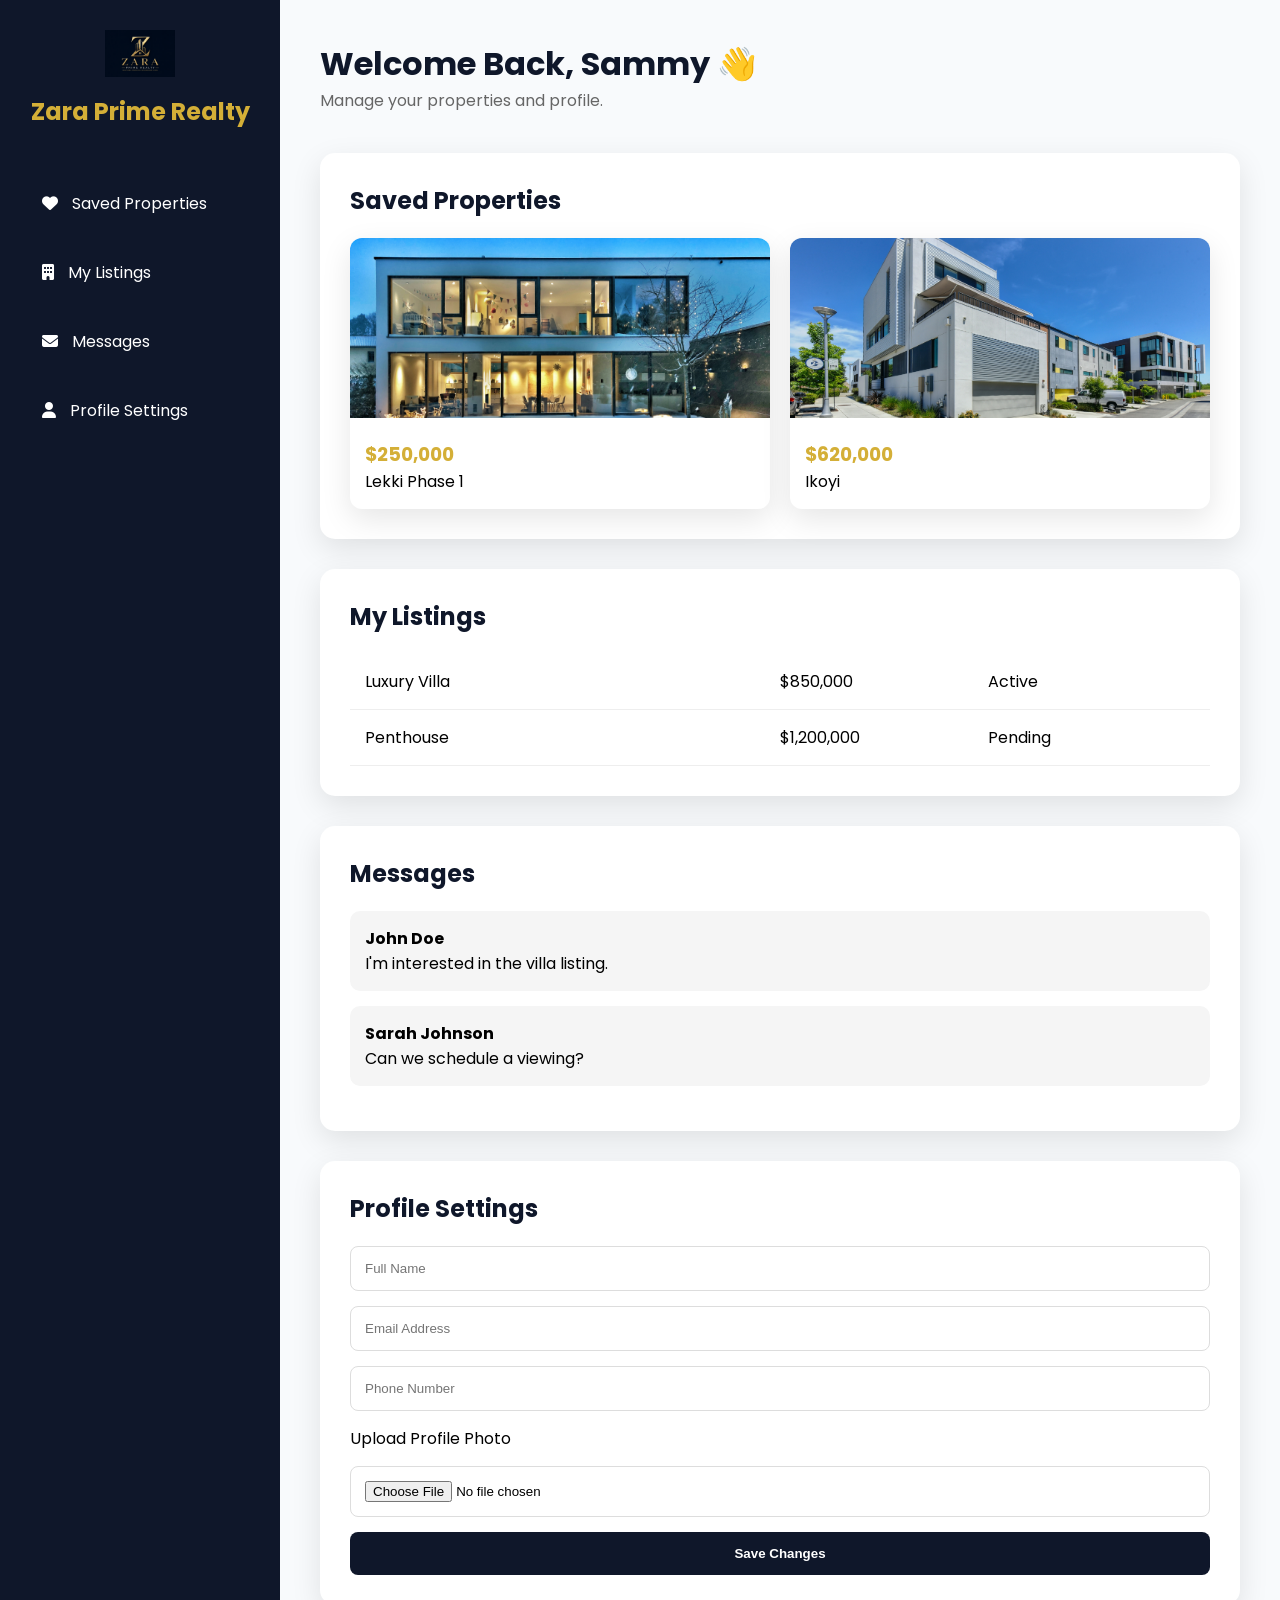
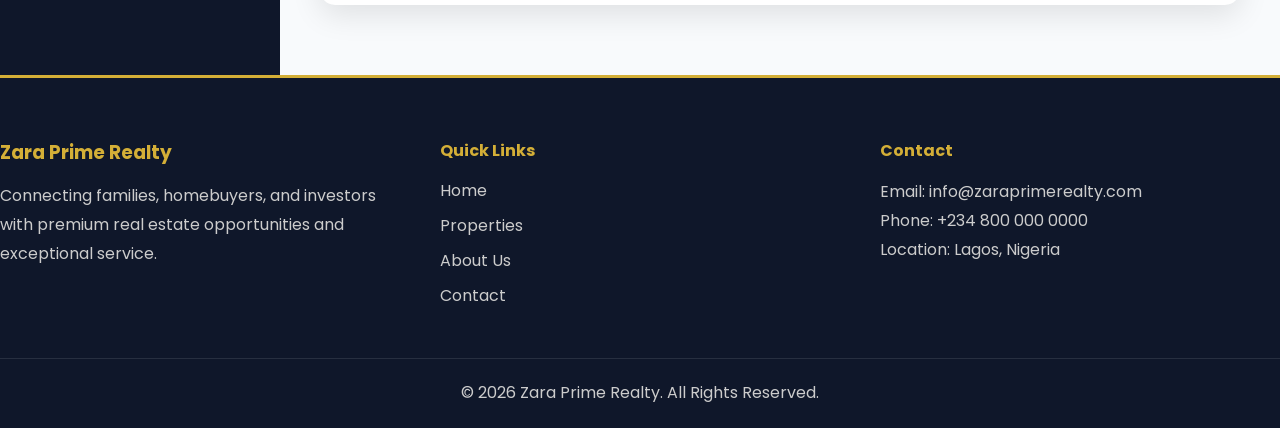
<file: dashboard.html>
<!DOCTYPE html>
<html lang="en">

<head>
    <meta charset="UTF-8">
    <meta name="viewport"
        content="width=device-width, initial-scale=1.0">

    <title>Zara  Prime Realty | Dashboard</title>

    <link rel="stylesheet"
        href="https://cdnjs.cloudflare.com/ajax/libs/font-awesome/6.5.1/css/all.min.css">

    <link rel="stylesheet"
        href="./css/dashboard.css">

</head>

<body>

         <!-- DASHBOARD CONTAINER -->
    <div class="dashboard-container">

             <!-- SIDEBAR -->

        <aside class="sidebar">

            <div class="logo">

                <img src="images/logo.png" alt="Logo">

                <h2>Zara Prime Realty </h2>

            </div>

            <ul>

                <li>
                    <a href="#">
                        <i class="fa-solid fa-heart"></i>
                        Saved Properties
                    </a>
                </li>

                <li>
                    <a href="#">
                        <i class="fa-solid fa-building"></i>
                        My Listings
                    </a>
                </li>

                <li>
                    <a href="#">
                        <i class="fa-solid fa-envelope"></i>
                        Messages
                    </a>
                </li>

                <li>
                    <a href="#">
                        <i class="fa-solid fa-user"></i>
                        Profile Settings
                    </a>
                </li>

            </ul>

        </aside>

             <!-- MAIN CONTENT -->

        <main class="main-content">

            <!-- Dashboard Header -->

            <div class="dashboard-header">

                <h1>Welcome Back, Sammy 👋</h1>

                <p>
                    Manage your properties and profile.
                </p>

            </div>

                 <!-- SAVED PROPERTIES -->

            <section class="dashboard-section">

                <h2>Saved Properties</h2>

                <div class="property-grid">

                    <div class="property-card">

                        <img src="./images/glass-property.jpg"
                            alt="Property">

                        <div class="property-info">

                            <h3>$250,000</h3>

                            <p>Lekki Phase 1</p>

                        </div>

                    </div>

                    <div class="property-card">

                        <img src="images/long-house.jpg"
                            alt="Property">

                        <div class="property-info">

                            <h3>$620,000</h3>

                            <p>Ikoyi</p>

                        </div>

                    </div>

                </div>

            </section>

                 <!-- MY LISTINGS -->

            <section class="dashboard-section">

                <h2>My Listings</h2>

                <div class="listing-table">

                    <div class="listing-row">

                        <span>Luxury Villa</span>

                        <span>$850,000</span>

                        <span>Active</span>

                    </div>

                    <div class="listing-row">

                        <span>Penthouse</span>

                        <span>$1,200,000</span>

                        <span>Pending</span>

                    </div>

                </div>

            </section>

                 <!-- MESSAGE INBOX -->

            <section class="dashboard-section">

                <h2>Messages</h2>

                <div class="message-box">

                    <strong>John Doe</strong>

                    <p>
                        I'm interested in the villa listing.
                    </p>

                </div>

                <div class="message-box">

                    <strong>Sarah Johnson</strong>

                    <p>
                        Can we schedule a viewing?
                    </p>

                </div>

            </section>

    <!-- PROFILE SETTINGS -->
            <section class="dashboard-section">

                <h2>Profile Settings</h2>

                <form class="profile-form">

                    <input
                        type="text"
                        placeholder="Full Name">

                    <input
                        type="email"
                        placeholder="Email Address">

                    <input
                        type="tel"
                        placeholder="Phone Number">

                    <label>

                        Upload Profile Photo

                    </label>

                    <input
                        type="file">

                    <button type="submit">

                        Save Changes

                    </button>

                </form>

            </section>

        </main>

    </div>

    <!-- FOOTER -->

   <footer class="footer">

    <div class="container footer-content">

        <div class="footer-brand">

            <h3>Zara Prime Realty</h3>

            <p>
                Connecting families, homebuyers, and investors with premium real estate opportunities and exceptional service.
            </p>

        </div>

        <div class="footer-links">

            <h4>Quick Links</h4>

            <ul>
                <li><a href="index.html">Home</a></li>
                <li><a href="properties.html">Properties</a></li>
                <li><a href="about.html">About Us</a></li>
                <li><a href="contact.html">Contact</a></li>
            </ul>

        </div>

        <div class="footer-contact">

            <h4>Contact</h4>

            <p>Email: info@zaraprimerealty.com</p>
            <p>Phone: +234 800 000 0000</p>
            <p>Location: Lagos, Nigeria</p>

        </div>

    </div>

    <div class="footer-bottom">

        <p>
            &copy; 2026 Zara Prime Realty. All Rights Reserved.
        </p>

    </div>

</footer>

</body>

</html>
</file>
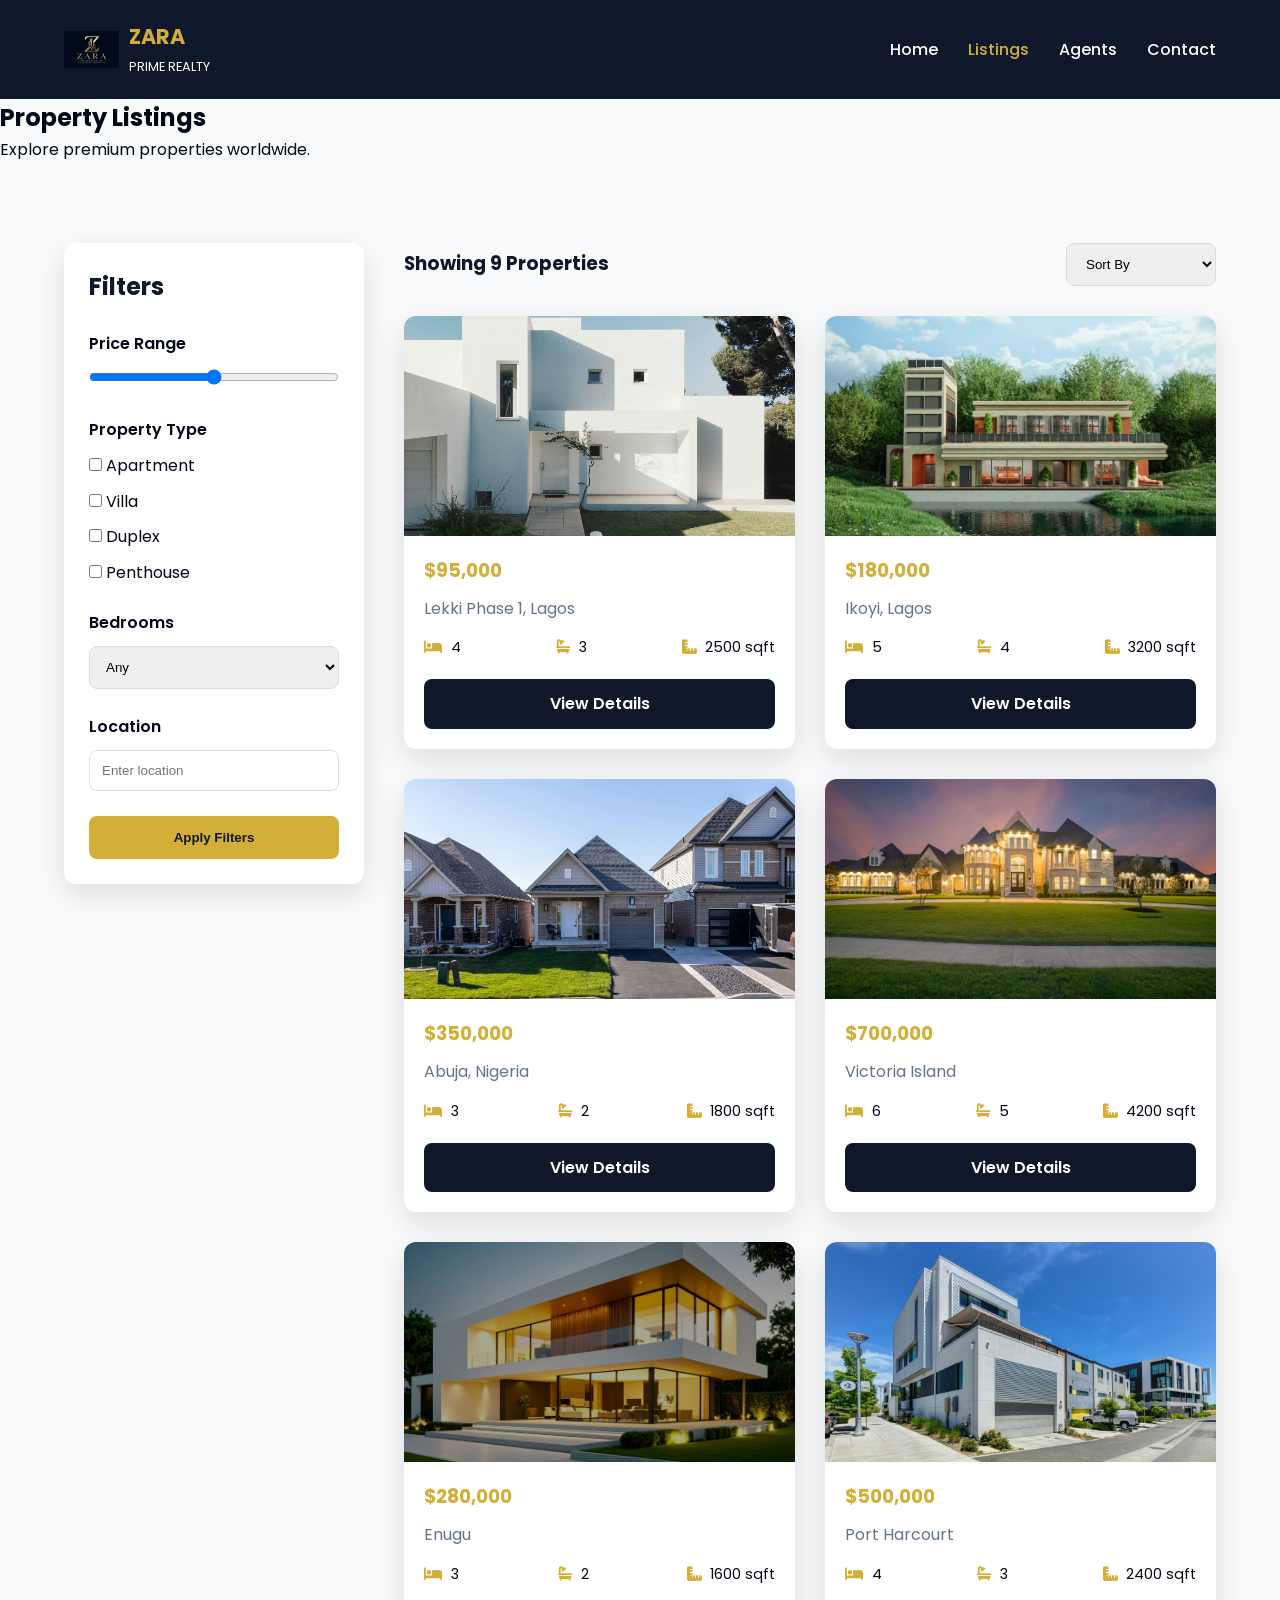
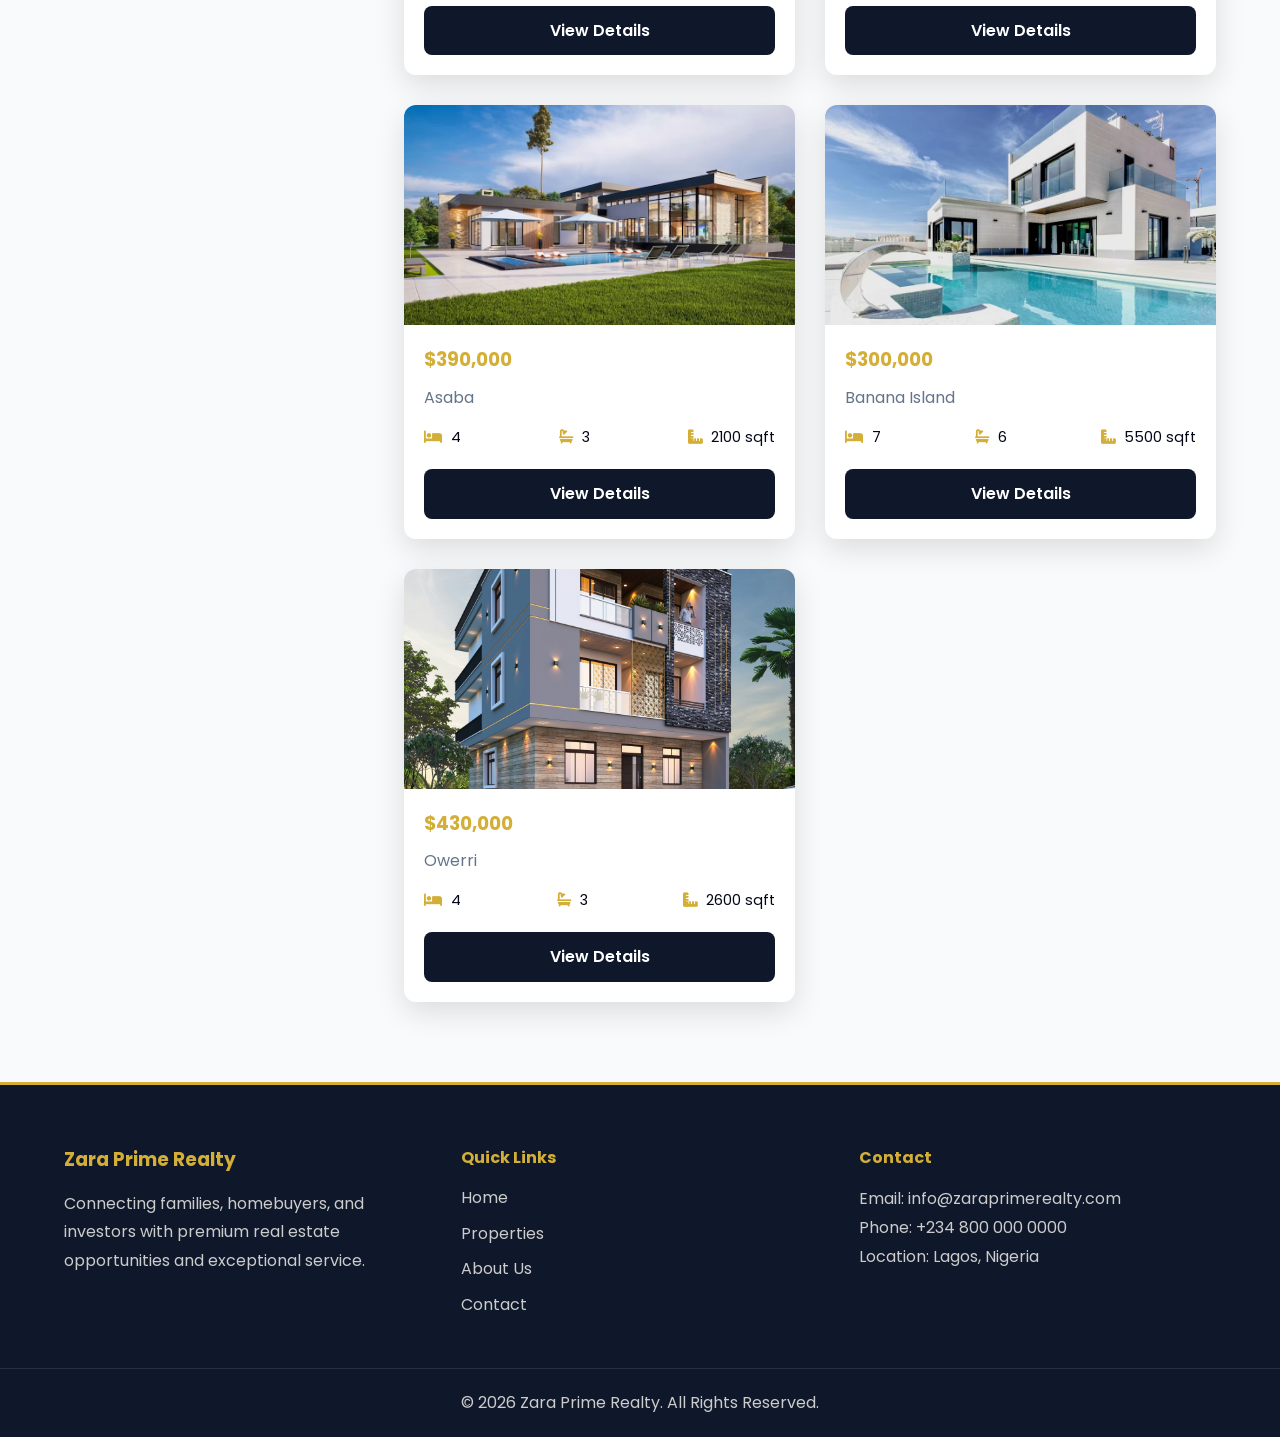
<file: listings.html>
<!DOCTYPE html>
<html lang="en">

<head>

    <meta charset="UTF-8">
    <meta name="viewport" content="width=device-width, initial-scale=1.0">

    <title>Zara Prime Realty | Property Listings</title>

    <!-- Google Font -->

    <link rel="preconnect" href="https://fonts.googleapis.com">

    <link rel="preconnect" href="https://fonts.gstatic.com" crossorigin>

    <link href="https://fonts.googleapis.com/css2?family=Poppins:wght@300;400;500;600;700;800&display=swap"
        rel="stylesheet">

    <!-- Font Awesome -->

    <link rel="stylesheet"
        href="https://cdnjs.cloudflare.com/ajax/libs/font-awesome/6.5.1/css/all.min.css">

    <!-- Custom CSS -->

    <link rel="stylesheet" href="./css/listings.css">

</head>

<body>

 <!-- HEADER -->

    <header>

        <div class="container nav-container">

            <div class="logo">

                <img src="./images/logo.png" alt="ZARA PRIME REALTY Logo">

                <div>
                    <h2>ZARA</h2>
                    <span>PRIME REALTY</span>
                </div>

            </div>

            <nav>

                <ul>

                    <li><a href="./index.html">Home</a></li>

                    <li><a href="./listings.html" class="active">Listings</a></li>

                    <li><a href="./agent-profile.html">Agents</a></li>

                    <li><a href="#">Contact</a></li>

                </ul>

            </nav>

        </div>

    </header>

    <!-- PAGE HERO -->

    <section class="page-banner listings-banner">

    <div class="page-banner-content">

        <h1>Property Listings</h1>

        <p>
            Explore premium properties worldwide.
        </p>

    </div>

</section>

    <!-- LISTINGS SECTION -->

    <section class="listings-page">

        <div class="container listings-layout">

    <!-- FILTER SIDEBAR -->

            <aside class="sidebar">

                <h2>Filters</h2>

                <!-- Price Range -->

                <div class="filter-group">

                    <label>Price Range</label>

                    <input type="range"
                        min="50000"
                        max="1000000">

                </div>

                <!-- Property Type -->

                <div class="filter-group">

                    <label>Property Type</label>

                    <div>
                        <input type="checkbox"> Apartment
                    </div>

                    <div>
                        <input type="checkbox"> Villa
                    </div>

                    <div>
                        <input type="checkbox"> Duplex
                    </div>

                    <div>
                        <input type="checkbox"> Penthouse
                    </div>

                </div>

                <!-- Bedrooms -->

                <div class="filter-group">

                    <label>Bedrooms</label>

                    <select>

                        <option>Any</option>

                        <option>1 Bedroom</option>

                        <option>2 Bedrooms</option>

                        <option>3 Bedrooms</option>

                        <option>4+ Bedrooms</option>

                    </select>

                </div>

                <!-- Location -->

                <div class="filter-group">

                    <label>Location</label>

                    <input type="text"
                        placeholder="Enter location">

                </div>

                <button class="filter-btn">

                    Apply Filters

                </button>

            </aside>

    <!-- MAIN CONTENT -->

            <main class="main-content">

                <!-- Sort Bar -->

                <div class="sort-bar">

                    <h3>Showing 9 Properties</h3>

                    <select>

                        <option>Sort By</option>

                        <option>Newest</option>

                        <option>Price Low - High</option>

                        <option>Price High - Low</option>

                    </select>

                </div>

                <!-- Property Grid -->

                <div class="property-grid">

                    <!-- Property Card 1 -->

                    <div class="property-card">

                        <img src="./images/white-house.jpg" alt="Property">

                        <div class="property-info">

                            <h3>$95,000</h3>

                            <p>Lekki Phase 1, Lagos</p>

                            <div class="property-meta">

                                <span>
                                    <i class="fa-solid fa-bed"></i> 4
                                </span>

                                <span>
                                    <i class="fa-solid fa-bath"></i> 3
                                </span>

                                <span>
                                    <i class="fa-solid fa-ruler-combined"></i> 2500 sqft
                                </span>

                            </div>

                            <a href="./property-detail.html" class="card-btn">

                                View Details

                            </a>

                        </div>

                    </div>

                    <!-- Property Card 2 -->

                    <div class="property-card">

                        <img src="./images/Luxury Waterfront Villa.jpeg" alt="Property">

                        <div class="property-info">

                            <h3>$180,000</h3>

                            <p>Ikoyi, Lagos</p>

                            <div class="property-meta">

                                <span><i class="fa-solid fa-bed"></i> 5</span>

                                <span><i class="fa-solid fa-bath"></i> 4</span>

                                <span><i class="fa-solid fa-ruler-combined"></i> 3200 sqft</span>

                            </div>

                            <a href="property-detail.html" class="card-btn">

                                View Details

                            </a>

                        </div>

                    </div>

                    <!-- Property Card 3 -->

                    <div class="property-card">

                        <img src="./images/property-est1.jpg" alt="Property">

                        <div class="property-info">

                            <h3>$350,000</h3>

                            <p>Abuja, Nigeria</p>

                            <div class="property-meta">

                                <span><i class="fa-solid fa-bed"></i> 3</span>

                                <span><i class="fa-solid fa-bath"></i> 2</span>

                                <span><i class="fa-solid fa-ruler-combined"></i> 1800 sqft</span>

                            </div>

                            <a href="property-detail.html" class="card-btn">

                                View Details

                            </a>

                        </div>

                    </div>

                    <!-- Repeat to make 9 cards -->

                    <div class="property-card">
                        <img src="./images/luxury-property.jpeg" alt="">
                        <div class="property-info">
                            <h3>$700,000</h3>
                            <p>Victoria Island</p>
                            <div class="property-meta">
                                <span><i class="fa-solid fa-bed"></i> 6</span>
                                <span><i class="fa-solid fa-bath"></i> 5</span>
                                <span><i class="fa-solid fa-ruler-combined"></i> 4200 sqft</span>
                            </div>
                            <a href="#" class="card-btn">View Details</a>
                        </div>
                    </div>

                    <div class="property-card">
                        <img src="./images/light-house.jpg" alt="">
                        <div class="property-info">
                            <h3>$280,000</h3>
                            <p>Enugu</p>
                            <div class="property-meta">
                                <span><i class="fa-solid fa-bed"></i> 3</span>
                                <span><i class="fa-solid fa-bath"></i> 2</span>
                                <span><i class="fa-solid fa-ruler-combined"></i> 1600 sqft</span>
                            </div>
                            <a href="#" class="card-btn">View Details</a>
                        </div>
                    </div>

                    <div class="property-card">
                        <img src="./images/long-house.jpg" alt="">
                        <div class="property-info">
                            <h3>$500,000</h3>
                            <p>Port Harcourt</p>
                            <div class="property-meta">
                                <span><i class="fa-solid fa-bed"></i> 4</span>
                                <span><i class="fa-solid fa-bath"></i> 3</span>
                                <span><i class="fa-solid fa-ruler-combined"></i> 2400 sqft</span>
                            </div>
                            <a href="#" class="card-btn">View Details</a>
                        </div>
                    </div>

                    <div class="property-card">
                        <img src="images/luxury-property3.jpeg" alt="">
                        <div class="property-info">
                            <h3>$390,000</h3>
                            <p>Asaba</p>
                            <div class="property-meta">
                                <span><i class="fa-solid fa-bed"></i> 4</span>
                                <span><i class="fa-solid fa-bath"></i> 3</span>
                                <span><i class="fa-solid fa-ruler-combined"></i> 2100 sqft</span>
                            </div>
                            <a href="#" class="card-btn">View Details</a>
                        </div>
                    </div>

                    <div class="property-card">
                        <img src="images/luxury-property5.jpeg" alt="">
                        <div class="property-info">
                            <h3>$300,000</h3>
                            <p>Banana Island</p>
                            <div class="property-meta">
                                <span><i class="fa-solid fa-bed"></i> 7</span>
                                <span><i class="fa-solid fa-bath"></i> 6</span>
                                <span><i class="fa-solid fa-ruler-combined"></i> 5500 sqft</span>
                            </div>
                            <a href="#" class="card-btn">View Details</a>
                        </div>
                    </div>

                    <div class="property-card">
                        <img src="./images/property-big.jpg" alt="">
                        <div class="property-info">
                            <h3>$430,000</h3>
                            <p>Owerri</p>
                            <div class="property-meta">
                                <span><i class="fa-solid fa-bed"></i> 4</span>
                                <span><i class="fa-solid fa-bath"></i> 3</span>
                                <span><i class="fa-solid fa-ruler-combined"></i> 2600 sqft</span>
                            </div>
                            <a href="#" class="card-btn">View Details</a>
                        </div>
                    </div>

                </div>

            </main>

        </div>

    </section>

    <!-- FOOTER -->

    <footer class="footer">

    <div class="container footer-content">

        <div class="footer-brand">

            <h3>Zara Prime Realty</h3>

            <p>
                Connecting families, homebuyers, and investors with premium real estate opportunities and exceptional service.
            </p>

        </div>

        <div class="footer-links">

            <h4>Quick Links</h4>

            <ul>
                <li><a href="index.html">Home</a></li>
                <li><a href="properties.html">Properties</a></li>
                <li><a href="about.html">About Us</a></li>
                <li><a href="contact.html">Contact</a></li>
            </ul>

        </div>

        <div class="footer-contact">

            <h4>Contact</h4>

            <p>Email: info@zaraprimerealty.com</p>
            <p>Phone: +234 800 000 0000</p>
            <p>Location: Lagos, Nigeria</p>

        </div>

    </div>

    <div class="footer-bottom">

        <p>
            &copy; 2026 Zara Prime Realty. All Rights Reserved.
        </p>

    </div>

</footer>
</body>

</html>
</file>
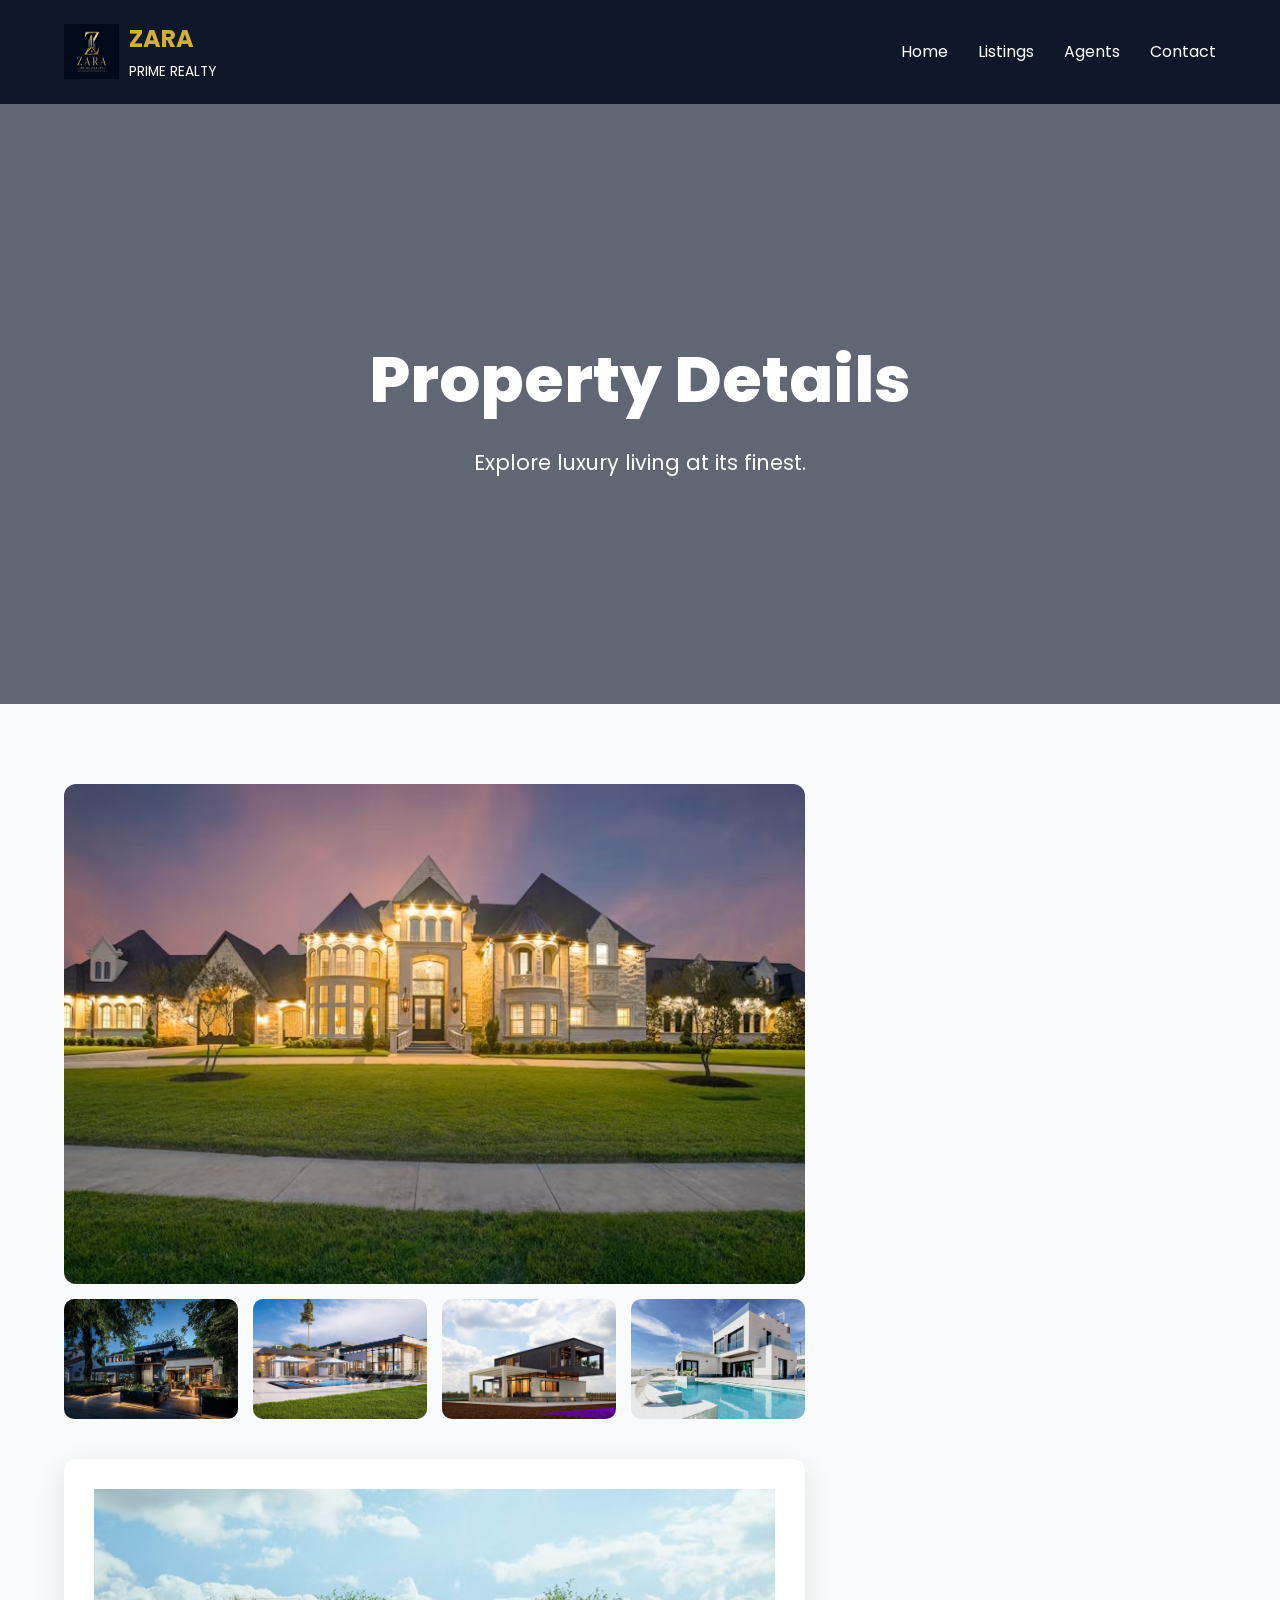
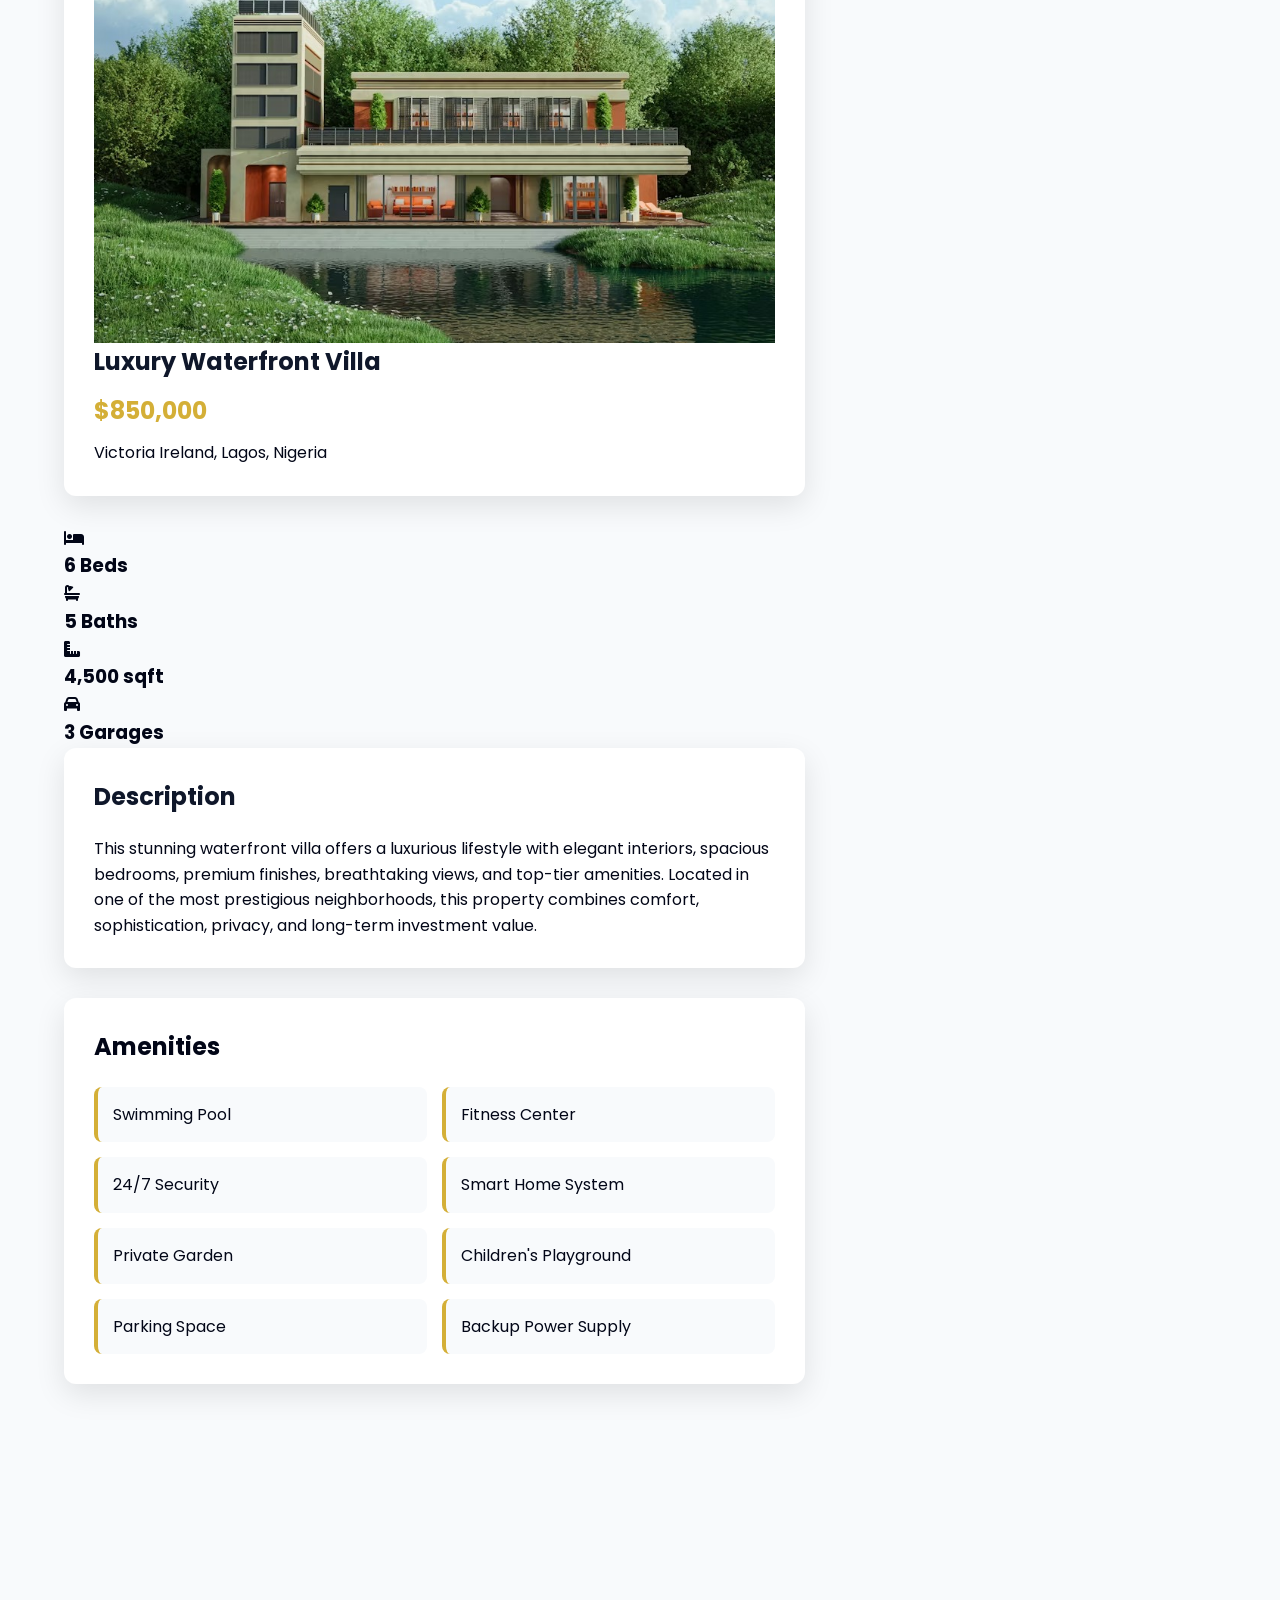
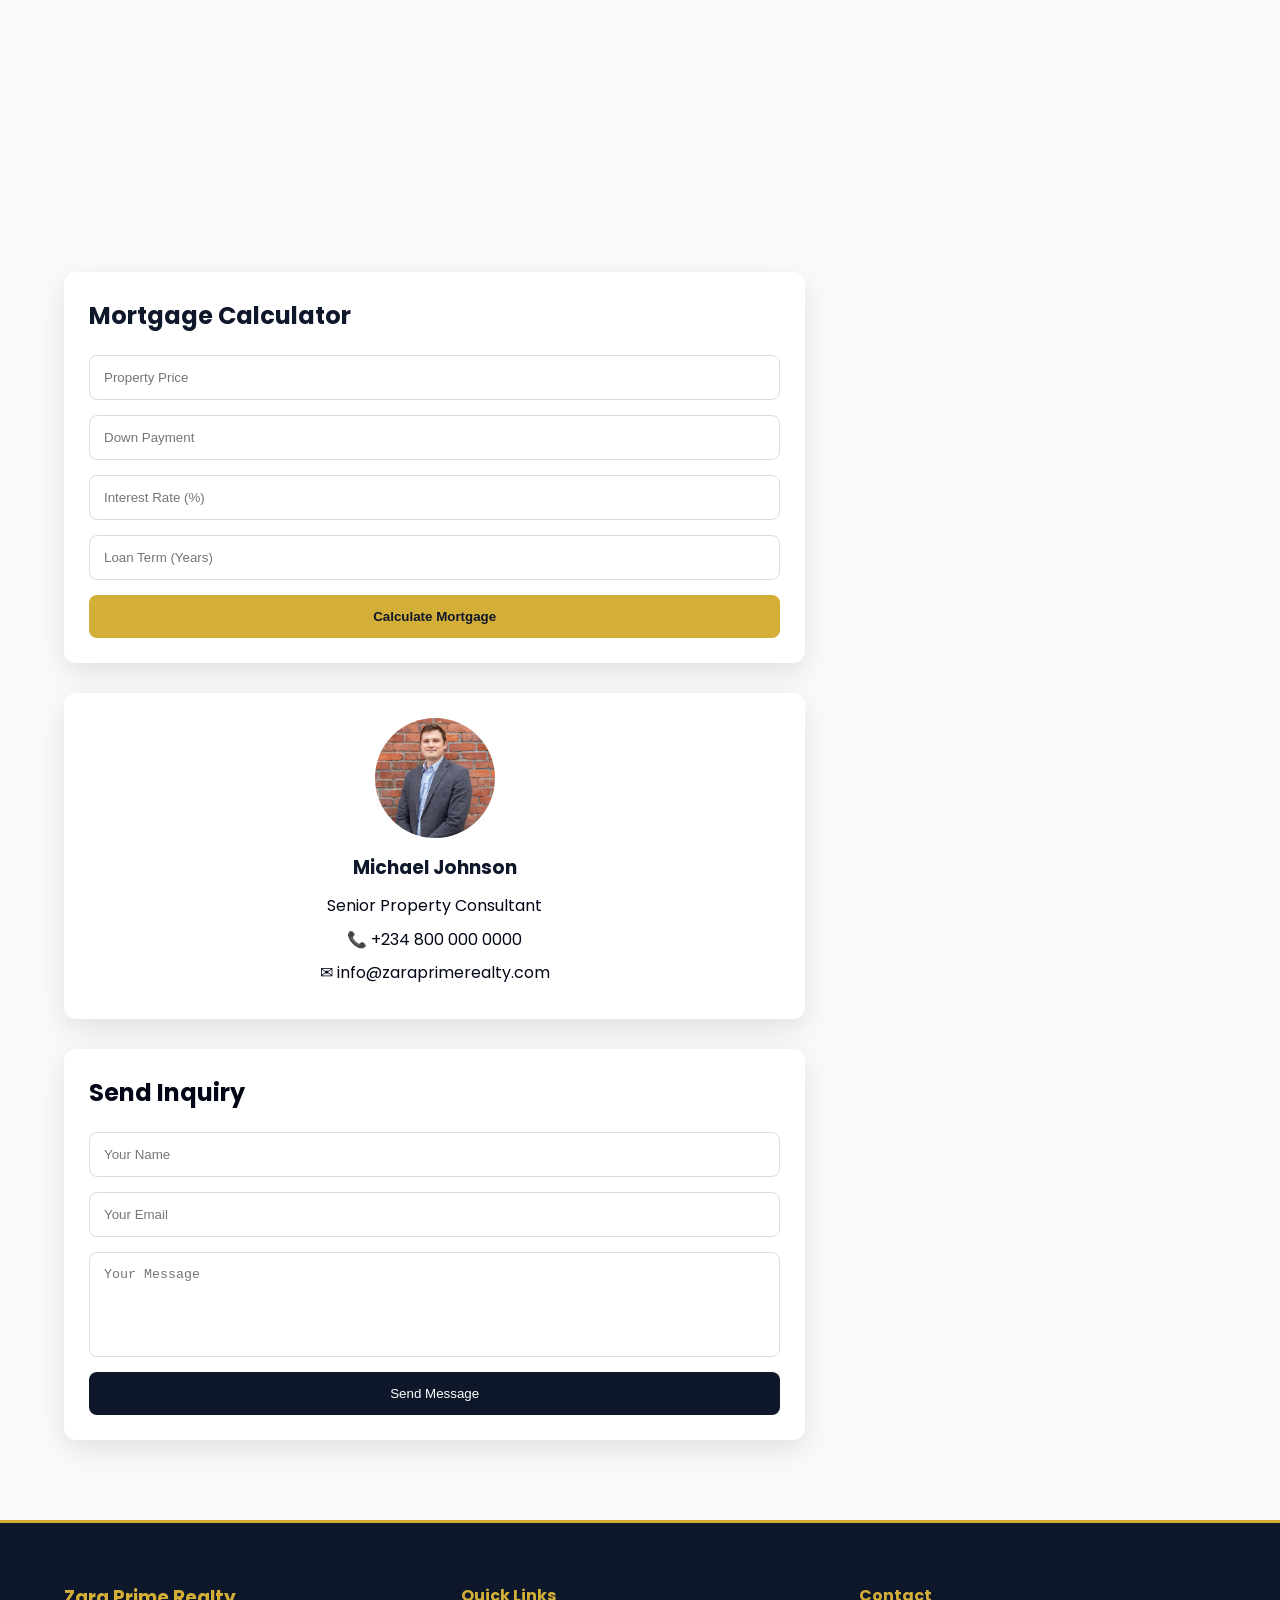
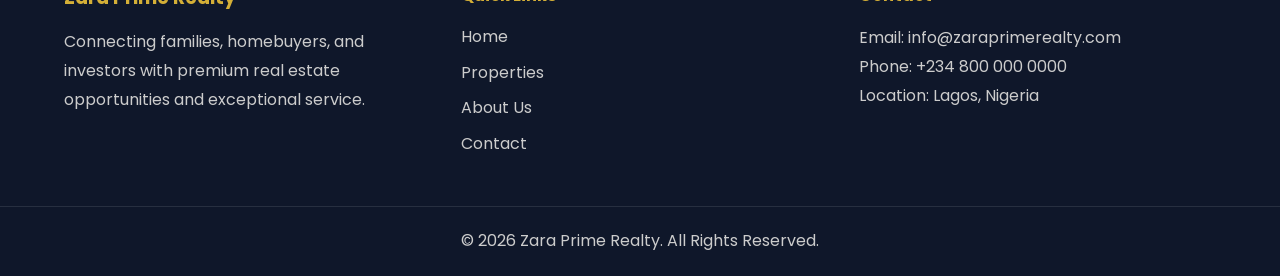
<file: property-detail.html>
<!DOCTYPE html>
<html lang="en">
<head>
    
    <meta charset="UTF-8">
    <meta name="viewport" content="width=device-width, initial-scale=1.0">

    <title>Zara Prime Realty | Property Details</title>

    <!-- Google Fonts -->

    <link rel="preconnect" href="https://fonts.googleapis.com">

    <link rel="preconnect" href="https://fonts.gstatic.com" crossorigin>

    <link href="https://fonts.googleapis.com/css2?family=Poppins:wght@300;400;500;600;700;800&display=swap"
        rel="stylesheet">

    <!-- Font Awesome -->

    <link rel="stylesheet"
        href="https://cdnjs.cloudflare.com/ajax/libs/font-awesome/6.5.1/css/all.min.css">

    <!-- Custom CSS -->

    <link rel="stylesheet" href="./css/property-detail.css">

</head>

<body>

         <!-- HEADER -->

    <header>

        <div class="container nav-container">

            <div class="logo">

                <img src="./images/logo.png" alt="ZARA PRIME REALTY Logo">

                <div>

                    <h2>ZARA</h2>

                    <span>PRIME REALTY</span>

                </div>

            </div>

            <nav>

                <ul>

                    <li><a href="index.html">Home</a></li>

                    <li><a href="listings.html">Listings</a></li>

                    <li><a href="agent-profile.html">Agents</a></li>

                    <li><a href="contact.html">Contact</a></li>

                </ul>

            </nav>

        </div>

    </header>

<!-- HERO BANNER -->

    <section class="page-banner property-banner">

        <div class="page-banner-content">

            <h1>Property Details</h1>

            <p>
                Explore luxury living at its finest.
            </p>

        </div>

    </section>

    <!-- PROPERTY DETAILS SECTION -->

    <section class="property-details">

        <div class="container">

            <div class="property-layout">
                
                
                <!-- MAIN CONTENT -->

                <div class="main-content">

                    <!-- Gallery -->

                    <div class="gallery">

                        <img
                            class="main-image"
                            src="./images/luxury-property.jpeg"
                            alt="Luxury Property">

                        <div class="thumbnails">

                            <img src="./images/luxury-property2.jpeg" alt="">
                            <img src="./images/luxury-property3.jpeg" alt="">
                            <img src="./images/luxury-property4.jpeg" alt="">
                            <img src="./images/luxury-property5.jpeg" alt="">

                        </div>

                    </div>

                    <!-- Property Header -->

                    <div class="property-header">

                        <img src="./images/Luxury Waterfront Villa.jpeg" alt="">

                        <h1>Luxury Waterfront Villa</h1>

                        <h2>$850,000</h2>

                        <p>
                            Victoria Ireland, Lagos, Nigeria
                        </p>

                    </div>

                    <!-- Property Statistics -->

                    <div class="property-stats">

                        <div>

                            <i class="fa-solid fa-bed"></i>

                            <h3>6 Beds</h3>

                        </div>

                        <div>

                            <i class="fa-solid fa-bath"></i>

                            <h3>5 Baths</h3>

                        </div>

                        <div>

                            <i class="fa-solid fa-ruler-combined"></i>

                            <h3>4,500 sqft</h3>

                        </div>

                        <div>

                            <i class="fa-solid fa-car"></i>

                            <h3>3 Garages</h3>

                        </div>

                    </div>

                    <!-- Description -->

                    <div class="description">

                        <h2>Description</h2>

                        <p>

                            This stunning waterfront villa offers
                            a luxurious lifestyle with elegant interiors,
                            spacious bedrooms, premium finishes,
                            breathtaking views, and top-tier amenities.

                            Located in one of the most prestigious
                            neighborhoods, this property combines
                            comfort, sophistication, privacy,
                            and long-term investment value.

                        </p>

                    </div>

                    <!-- Amenities -->

                    <div class="amenities">

                        <h2>Amenities</h2>

                        <div class="amenities-grid">

                            <div>Swimming Pool</div>

                            <div>Fitness Center</div>

                            <div>24/7 Security</div>

                            <div>Smart Home System</div>

                            <div>Private Garden</div>

                            <div>Children's Playground</div>

                            <div>Parking Space</div>

                            <div>Backup Power Supply</div>

                        </div>

                    </div>
                    <div class="map-container">
                        
                        <iframe
                        src="https://www.google.com/maps?q=Lekki%20Phase%201%20Lagos&output=embed"
                        width="100%"
                        height="450"
                        style="border:0;"
                        allowfullscreen=""
                        loading="lazy"
                        referrerpolicy="no-referrer-when-downgrade">
                    </iframe>
                </div>

            <!-- SIDEBAR -->

                <aside class="sidebar">

                    <!-- Mortgage Calculator -->

                    <div class="calculator">

                        <h2>Mortgage Calculator</h2>

                        <form>

                            <input
                                type="number"
                                placeholder="Property Price">

                            <input
                                type="number"
                                placeholder="Down Payment">

                            <input
                                type="number"
                                placeholder="Interest Rate (%)">

                            <input
                                type="number"
                                placeholder="Loan Term (Years)">

                            <button type="submit">

                                Calculate Mortgage

                            </button>

                        </form>

                    </div>

                    <!-- Agent Card -->

                    <div class="agent-card">

                        <img
                            src="./images/agent-mike.jpg"
                            alt="Agent">

                        <h3>Michael Johnson</h3>

                        <p>Senior Property Consultant</p>

                        <p>
                            📞 +234 800 000 0000
                        </p>

                        <p>
                            ✉ info@zaraprimerealty.com
                        </p>

                    </div>

                    <!-- Inquiry Form -->

                    <div class="contact-form">

                        <h2>Send Inquiry</h2>

                        <form>

                            <input
                                type="text"
                                placeholder="Your Name">

                            <input
                                type="email"
                                placeholder="Your Email">

                            <textarea
                                rows="5"
                                placeholder="Your Message"></textarea>

                            <button type="submit">

                                Send Message

                            </button>

                        </form>

                    </div>

                </aside>

            </div>

        </div>

    </section>
    
<!-- FOOTER -->

   <footer class="footer">

    <div class="container footer-content">

        <div class="footer-brand">

            <h3>Zara Prime Realty</h3>

            <p>
                Connecting families, homebuyers, and investors with premium real estate opportunities and exceptional service.
            </p>

        </div>

        <div class="footer-links">

            <h4>Quick Links</h4>

            <ul>
                <li><a href="index.html">Home</a></li>
                <li><a href="properties.html">Properties</a></li>
                <li><a href="about.html">About Us</a></li>
                <li><a href="contact.html">Contact</a></li>
            </ul>

        </div>

        <div class="footer-contact">

            <h4>Contact</h4>

            <p>Email: info@zaraprimerealty.com</p>
            <p>Phone: +234 800 000 0000</p>
            <p>Location: Lagos, Nigeria</p>

        </div>

    </div>

    <div class="footer-bottom">

        <p>
            &copy; 2026 Zara Prime Realty. All Rights Reserved.
        </p>

    </div>

</footer>

</body>

</html>
</file>
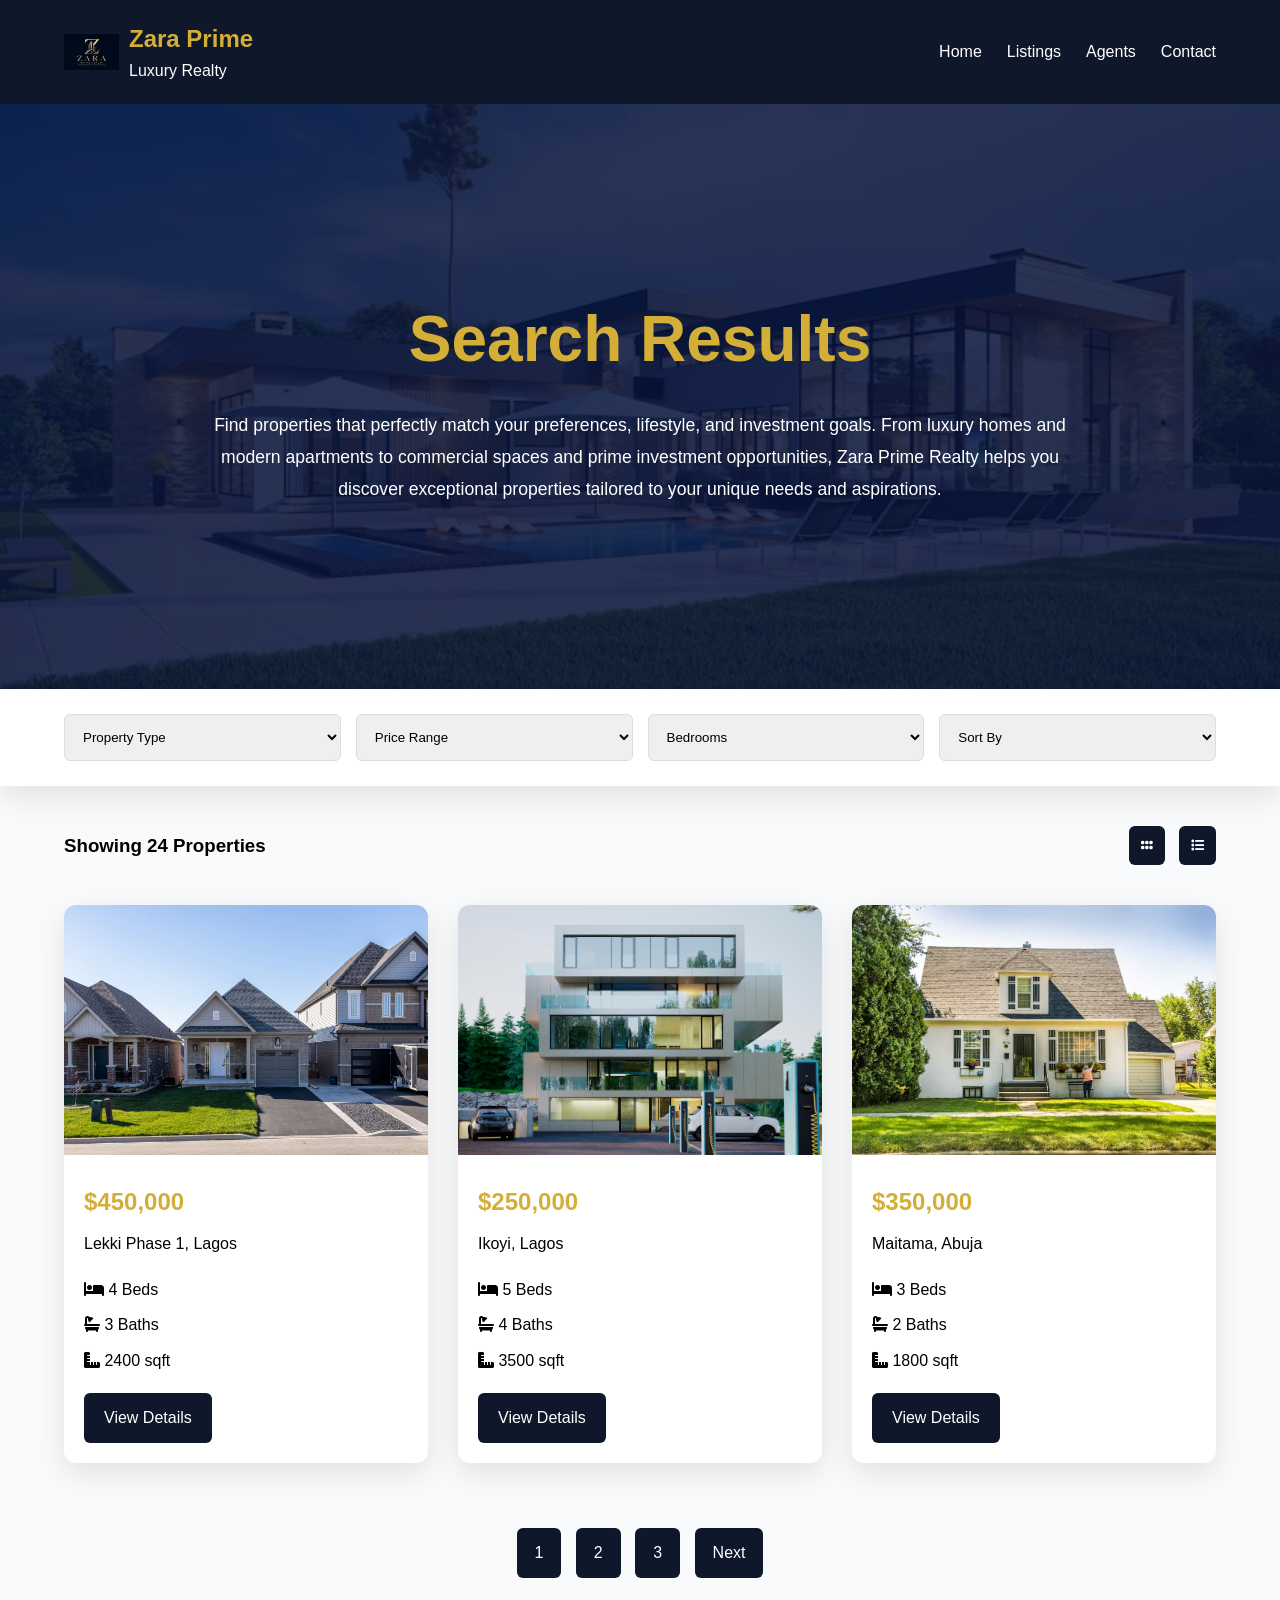
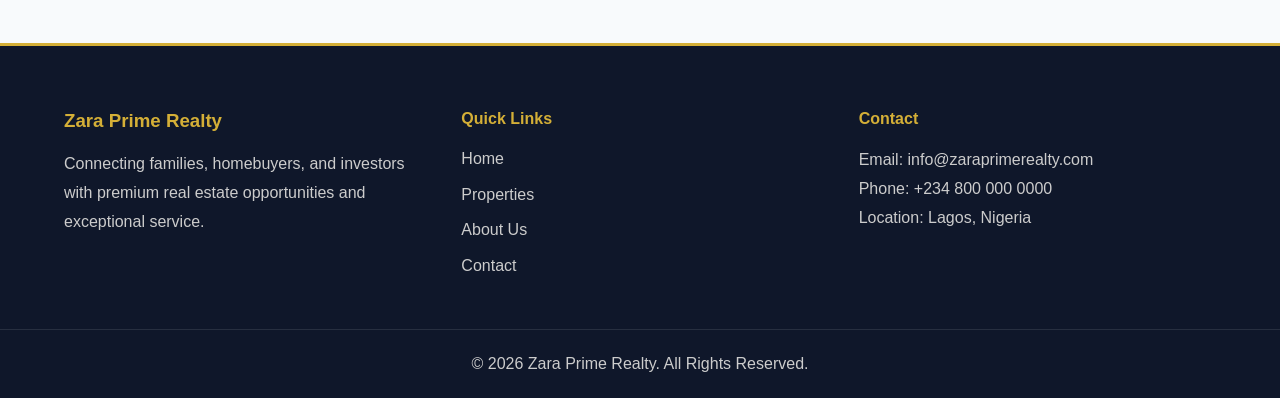
<file: search-results.html>
<!DOCTYPE html>
<html lang="en">
<head>

    <meta charset="UTF-8">
    <meta name="viewport" content="width=device-width, initial-scale=1.0">

    <title>Zara Prime Realty | Search Results</title>

    <link rel="stylesheet"
        href="https://cdnjs.cloudflare.com/ajax/libs/font-awesome/6.5.1/css/all.min.css">

    <link rel="stylesheet" href="./css/search-results.css">

</head>

<body>

         <!-- HEADER -->

    <header>

        <div class="container nav-container">

            <div class="logo">

                <img src="images/logo.png" alt="Logo">

                <div>

                    <h2>Zara Prime</h2>

                    <span>Luxury Realty</span>

                </div>

            </div>

            <nav>

                <ul>

                    <li><a href="./index.html">Home</a></li>

                    <li><a href="./listings.html">Listings</a></li>

                    <li><a href="./auth.html">Agents</a></li>

                    <li><a href="./contact.html">Contact</a></li>

                </ul>

            </nav>

        </div>

    </header>
    
    
    <!-- PAGE TITLE -->
    <section class="page-banner">

    <div class="container">

       

        <h1>Search Results</h1>

        <p>
            Find properties that perfectly match your preferences, lifestyle, and investment goals. From luxury homes and modern apartments to commercial spaces and prime investment opportunities, Zara Prime Realty helps you discover exceptional properties tailored to your unique needs and aspirations.
        </p>

    </div>
    </section>
</section>

         <!-- FILTER BAR -->

    <section class="filter-bar">

        <div class="container filter-container">

            <select>
                <option>Property Type</option>
                <option>Apartment</option>
                <option>Villa</option>
                <option>Duplex</option>
            </select>

            <select>
                <option>Price Range</option>
                <option>$100k - $300k</option>
                <option>$300k - $500k</option>
                <option>$500k+</option>
            </select>

            <select>
                <option>Bedrooms</option>
                <option>1+</option>
                <option>2+</option>
                <option>3+</option>
                <option>4+</option>
            </select>

            <select>
                <option>Sort By</option>
                <option>Newest</option>
                <option>Price Low to High</option>
                <option>Price High to Low</option>
            </select>

        </div>

    </section>

         <!-- RESULTS HEADER -->

    <section class="results-header">

        <div class="container results-top">

            <h3>Showing 24 Properties</h3>

            <div class="view-toggle">

                <button>
                    <i class="fa-solid fa-grip"></i>
                </button>

                <button>
                    <i class="fa-solid fa-list"></i>
                </button>

            </div>

        </div>

    </section>

         <!-- PROPERTY RESULTS -->

    <section class="results">

        <div class="container">

            <div class="results-grid">

                <!-- Property Card -->

                <div class="property-card">

                    <img src="images/property-est1.jpg" alt="">

                    <div class="property-info">

                        <h2>$450,000</h2>

                        <p>Lekki Phase 1, Lagos</p>

                        <div class="meta">

                            <span><i class="fa-solid fa-bed"></i> 4 Beds</span>

                            <span><i class="fa-solid fa-bath"></i> 3 Baths</span>

                            <span><i class="fa-solid fa-ruler-combined"></i> 2400 sqft</span>

                        </div>

                        <a href="property-detail.html" class="btn">

                            View Details

                        </a>

                    </div>

                </div>

                <!-- Duplicate this card as needed -->

                <div class="property-card">

                    <img src="images/propertyr4.jpg" alt="">

                    <div class="property-info">

                        <h2>$250,000</h2>

                        <p>Ikoyi, Lagos</p>

                        <div class="meta">

                            <span><i class="fa-solid fa-bed"></i> 5 Beds</span>

                            <span><i class="fa-solid fa-bath"></i> 4 Baths</span>

                            <span><i class="fa-solid fa-ruler-combined"></i> 3500 sqft</span>

                        </div>

                        <a href="property-detail.html" class="btn">

                            View Details

                        </a>

                    </div>

                </div>

                <div class="property-card">

                    <img src="images/property2.jpeg" alt="">

                    <div class="property-info">

                        <h2>$350,000</h2>

                        <p>Maitama, Abuja</p>

                        <div class="meta">

                            <span><i class="fa-solid fa-bed"></i> 3 Beds</span>

                            <span><i class="fa-solid fa-bath"></i> 2 Baths</span>

                            <span><i class="fa-solid fa-ruler-combined"></i> 1800 sqft</span>

                        </div>

                        <a href="property-detail.html" class="btn">

                            View Details

                        </a>

                    </div>

                </div>

            </div>

        </div>

    </section>

         <!-- PAGINATION -->

    <section class="pagination">

        <a href="#">1</a>
        <a href="#">2</a>
        <a href="#">3</a>
        <a href="#">Next</a>

    </section>

   
         <!-- FOOTER -->

    <!-- FOOTER -->

<footer class="footer">

    <div class="container footer-content">

        <div class="footer-brand">

            <h3>Zara Prime Realty</h3>

            <p>
                Connecting families, homebuyers, and investors with premium real estate opportunities and exceptional service.
            </p>

        </div>

        <div class="footer-links">

            <h4>Quick Links</h4>

            <ul>
                <li><a href="index.html">Home</a></li>
                <li><a href="properties.html">Properties</a></li>
                <li><a href="about.html">About Us</a></li>
                <li><a href="contact.html">Contact</a></li>
            </ul>

        </div>

        <div class="footer-contact">

            <h4>Contact</h4>

            <p>Email: info@zaraprimerealty.com</p>
            <p>Phone: +234 800 000 0000</p>
            <p>Location: Lagos, Nigeria</p>

        </div>

    </div>

    <div class="footer-bottom">

        <p>
            &copy; 2026 Zara Prime Realty. All Rights Reserved.
        </p>

    </div>

</footer>

</body>

</html>
</file>
<file: css/dashboard.css>
/* GOOGLE FONT */
@import url('https://fonts.googleapis.com/css2?family=Poppins:wght@300;400;500;600;700;800&display=swap');

/* ROOT VARIABLES */
:root{
    --primary:#0F172A;
    --secondary:#D4AF37;
    --white:#FFFFFF;
    --light:#F8FAFC;
    --shadow:0 10px 30px rgba(0,0,0,.1);
}

*{
    margin:0;
    padding:0;
    box-sizing:border-box;
}

body{
    font-family:'Poppins',sans-serif;
    background:var(--light);
}

   /* DASHBOARD LAYOUT */

.dashboard-container{
    display:grid;
    grid-template-columns:280px 1fr;
    min-height:100vh;
}

   /* SIDEBAR */

.sidebar{
    background:var(--primary);
    padding:30px;
}

.logo{
    text-align:center;
    margin-bottom:50px;
}

.logo img{
    width:70px;
    margin-bottom:10px;
}

.logo h2{
    color:var(--secondary);
}

.sidebar ul{
    list-style:none;
}

.sidebar ul li{
    margin-bottom:20px;
}

.sidebar ul li a{
    color:white;
    text-decoration:none;
    display:block;
    padding:12px;
    border-radius:8px;
    transition:.3s;
}

.sidebar ul li a:hover{
    background:rgba(255,255,255,.1);
}

.sidebar i{
    margin-right:10px;
}


   /* MAIN CONTENT */

.main-content{
    padding:40px;
}

.dashboard-header{
    margin-bottom:40px;
}

.dashboard-header h1{
    color:var(--primary);
}

.dashboard-header p{
    color:#666;
}

   /* DASHBOARD SECTIONS */

.dashboard-section{
    background:white;
    padding:30px;
    margin-bottom:30px;
    border-radius:15px;
    box-shadow:var(--shadow);
}

.dashboard-section h2{
    margin-bottom:20px;
    color:var(--primary);
}

   /* PROPERTY GRID */

.property-grid{
    display:grid;
    grid-template-columns:repeat(auto-fit,minmax(250px,1fr));
    gap:20px;
}

.property-card{
    background:#fff;
    border-radius:12px;
    overflow:hidden;
    box-shadow:var(--shadow);
}

.property-card img{
    width:100%;
    height:180px;
    object-fit:cover;
}

.property-info{
    padding:15px;
}

.property-info h3{
    color:var(--secondary);
}

   /* LISTINGS TABLE */

.listing-row{
    display:grid;
    grid-template-columns:2fr 1fr 1fr;
    padding:15px;
    border-bottom:1px solid #eee;
}

   /* MESSAGE BOX */

.message-box{
    background:#f5f5f5;
    padding:15px;
    border-radius:10px;
    margin-bottom:15px;
}

   /* PROFILE FORM */

.profile-form{
    display:flex;
    flex-direction:column;
    gap:15px;
}

.profile-form input{
    padding:14px;
    border:1px solid #ddd;
    border-radius:8px;
}

.profile-form button{
    background:var(--primary);
    color:white;
    border:none;
    padding:14px;
    border-radius:8px;
    cursor:pointer;
    font-weight:600;
}

.profile-form button:hover{
    background:var(--secondary);
    color:var(--primary);
}


.footer{
    background:var(--primary);
    color:#fff;
    padding-top:60px;
    border-top:3px solid var(--secondary);
}

.footer-content{
    display:grid;
    grid-template-columns:repeat(auto-fit,minmax(250px,1fr));
    gap:40px;
    padding-bottom:40px;
}

.footer h3,
.footer h4{
    color:var(--secondary);
    margin-bottom:15px;
}

.footer p{
    color:#ccc;
    line-height:1.8;
}

.footer-links ul{
    list-style:none;
}

.footer-links li{
    margin-bottom:10px;
}

.footer-links a{
    text-decoration:none;
    color:#ccc;
    transition:.3s;
}

.footer-links a:hover{
    color:var(--secondary);
}

.footer-bottom{
    text-align:center;
    border-top:1px solid rgba(255,255,255,.1);
    padding:20px;
    color:#aaa;
}


   /* RESPONSIVE */

@media(max-width:992px){

    .dashboard-container{
        grid-template-columns:1fr;
    }

    .sidebar{
        text-align:center;
    }

}

@media(max-width:768px){

    .main-content{
        padding:20px;
    }

    .listing-row{
        grid-template-columns:1fr;
        gap:10px;
    }

}
</file>
<file: css/listings.css>
/* GOOGLE FONT */
@import url('https://fonts.googleapis.com/css2?family=Poppins:wght@300;400;500;600;700;800&display=swap');

   
/* ROOT VARIABLES */
:root{
    --primary:#0F172A;
    --secondary:#D4AF37;
    --white:#FFFFFF;
    --light:#F8FAFC;
    --gray:#64748B;
    --dark:#020617;

    --radius:12px;
    --shadow:0 10px 30px rgba(0,0,0,.12);
    --transition:.3s ease;
}

   /* RESET */

*{
    margin:0;
    padding:0;
    box-sizing:border-box;
}

body{
    font-family:'Poppins',sans-serif;
    background:var(--light);
    color:var(--dark);
    line-height:1.6;
}

a{
    text-decoration:none;
}

ul{
    list-style:none;
}

img{
    width:100%;
    display:block;
}

.container{
    width:90%;
    max-width:1200px;
    margin:auto;
}

   /* HEADER */

header{
    background:var(--primary);
    padding:20px 0;
    position:sticky;
    top:0;
    z-index:1000;
}

.nav-container{
    display:flex;
    justify-content:space-between;
    align-items:center;
}

.logo{
    display:flex;
    align-items:center;
    gap:10px;
}

.logo img{
    width:55px;
    height:55px;
    object-fit:contain;
}

.logo h2{
    color:var(--secondary);
    font-size:1.3rem;
}

.logo span{
    color:white;
    font-size:.8rem;
}

nav ul{
    display:flex;
    gap:30px;
}

nav a{
    color:white;
    font-weight:500;
    transition:var(--transition);
}

nav a:hover,
nav a.active{
    color:var(--secondary);
}

   /* PAGE HERO */

.page-hero{
    background:linear-gradient(rgba(15,23,42,.85),
    rgba(15,23,42,.85)),
    url("../images/hero.jpg");
    background-size:cover;
    background-position:center;
    padding:100px 0;
    text-align:center;
    color:white;
}

.page-hero h1{
    font-size:3rem;
    margin-bottom:15px;
}

.page-hero p{
    max-width:600px;
    margin:auto;
}

   /* LISTINGS SECTION */

.listings-page{
    padding:80px 0;
}

.listings-layout{
    display:grid;
    grid-template-columns:300px 1fr;
    gap:40px;
}

   /* SIDEBAR */

.sidebar{
    background:white;
    padding:25px;
    border-radius:var(--radius);
    box-shadow:var(--shadow);
    height:fit-content;
}

.sidebar h2{
    color:var(--primary);
    margin-bottom:25px;
}

.filter-group{
    margin-bottom:25px;
}

.filter-group label{
    display:block;
    margin-bottom:10px;
    font-weight:600;
}

.filter-group input[type="text"],
.filter-group select{
    width:100%;
    padding:12px;
    border:1px solid #ddd;
    border-radius:8px;
}

.filter-group input[type="range"]{
    width:100%;
}

.filter-group div{
    margin-bottom:10px;
}

.filter-btn{
    width:100%;
    background:var(--secondary);
    color:var(--primary);
    border:none;
    padding:14px;
    border-radius:8px;
    font-weight:700;
    cursor:pointer;
    transition:var(--transition);
}

.filter-btn:hover{
    transform:translateY(-3px);
}

   /* SORT BAR */

.sort-bar{
    display:flex;
    justify-content:space-between;
    align-items:center;
    margin-bottom:30px;
}

.sort-bar h3{
    color:var(--primary);
}

.sort-bar select{
    padding:12px 15px;
    border:1px solid #ddd;
    border-radius:8px;
}

   /* PROPERTY GRID */

.property-grid{
    display:grid;
    grid-template-columns:repeat(auto-fit,minmax(280px,1fr));
    gap:30px;
}

   /* PROPERTY CARD */

.property-card{
    background:white;
    border-radius:var(--radius);
    overflow:hidden;
    box-shadow:var(--shadow);
    transition:var(--transition);
}

.property-card:hover{
    transform:translateY(-10px);
}

.property-card img{
    height:220px;
    object-fit:cover;
}

.property-info{
    padding:20px;
}

.property-info h3{
    color:var(--secondary);
    margin-bottom:10px;
}

.property-info p{
    color:var(--gray);
    margin-bottom:15px;
}

   /* PROPERTY META */

.property-meta{
    display:flex;
    justify-content:space-between;
    flex-wrap:wrap;
    gap:10px;
    margin-bottom:20px;
}

.property-meta span{
    font-size:.9rem;
    color:var(--dark);
}

.property-meta i{
    color:var(--secondary);
    margin-right:5px;
}

 
   /* VIEW DETAILS BUTTON */

.card-btn{
    display:block;
    text-align:center;
    background:var(--primary);
    color:white;
    padding:12px;
    border-radius:8px;
    font-weight:600;
    transition:var(--transition);
}

.card-btn:hover{
    background:var(--secondary);
    color:var(--primary);
}

   /* FOOTER */

.footer{
    background:var(--primary);
    color:#fff;
    padding-top:60px;
    border-top:3px solid var(--secondary);
}

.footer-content{
    display:grid;
    grid-template-columns:repeat(auto-fit,minmax(250px,1fr));
    gap:40px;
    padding-bottom:40px;
}

.footer h3,
.footer h4{
    color:var(--secondary);
    margin-bottom:15px;
}

.footer p{
    color:#ccc;
    line-height:1.8;
}

.footer-links ul{
    list-style:none;
}

.footer-links li{
    margin-bottom:10px;
}

.footer-links a{
    text-decoration:none;
    color:#ccc;
    transition:.3s;
}

.footer-links a:hover{
    color:var(--secondary);
}

.footer-bottom{
    text-align:center;
    border-top:1px solid rgba(255,255,255,.1);
    padding:20px;
    color:#aaa;
}

   /* RESPONSIVE TABLET */

@media(max-width:992px){

    .listings-layout{
        grid-template-columns:1fr;
    }

    .sidebar{
        order:2;
    }

    .main-content{
        order:1;
    }

}

   /* RESPONSIVE MOBILE */

@media(max-width:768px){

    .nav-container{
        flex-direction:column;
        gap:20px;
    }

    nav ul{
        flex-wrap:wrap;
        justify-content:center;
    }

    .page-hero h1{
        font-size:2rem;
    }

    .sort-bar{
        flex-direction:column;
        gap:15px;
        align-items:flex-start;
    }

    .property-grid{
        grid-template-columns:1fr;
    }

}

   /* SMALL MOBILE */

@media(max-width:480px){

    .page-hero{
        padding:70px 0;
    }

    .page-hero h1{
        font-size:1.8rem;
    }

    .sidebar{
        padding:20px;
    }

}
</file>
<file: css/property-detail.css>
/* GOOGLE FONT */

@import url('https://fonts.googleapis.com/css2?family=Poppins:wght@300;400;500;600;700;800&display=swap');

  
/* ROOT VARIABLES */
:root{
    --primary:#0F172A;
    --secondary:#D4AF37;
    --white:#FFFFFF;
    --light:#F8FAFC;
    --gray:#64748B;
    --dark:#020617;

    --shadow:0 10px 30px rgba(0,0,0,.1);
    --radius:12px;
    --transition:.3s ease;
}


*{
    margin:0;
    padding:0;
    box-sizing:border-box;
}

body{
    font-family:'Poppins',sans-serif;
    background:var(--light);
    color:var(--dark);
    line-height:1.6;
}

a{
    text-decoration:none;
}

ul{
    list-style:none;
}

img{
    width:100%;
    display:block;
}

.container{
    width:90%;
    max-width:1300px;
    margin:auto;
}

   /* HEADER */

header{
    background:var(--primary);
    padding:20px 0;
    position:sticky;
    top:0;
    z-index:1000;
}

.nav-container{
    display:flex;
    justify-content:space-between;
    align-items:center;
}

.logo{
    display:flex;
    align-items:center;
    gap:10px;
}

.logo img{
    width:55px;
    height:55px;
}

.logo h2{
    color:var(--secondary);
}

.logo span{
    color:white;
    font-size:.85rem;
}

nav ul{
    display:flex;
    gap:30px;
}

nav a{
    color:white;
    transition:var(--transition);
}

nav a:hover{
    color:var(--secondary);
}

   /* PROPERTY DETAILS */

.property-details{
    padding:80px 0;
}

.property-layout{
    display:grid;
    grid-template-columns:2fr 1fr;
    gap:40px;
}

   /* IMAGE GALLERY */

.gallery{
    margin-bottom:40px;
}

.main-image{
    height:500px;
    object-fit:cover;
    border-radius:var(--radius);
}

.thumbnails{
    display:grid;
    grid-template-columns:repeat(4,1fr);
    gap:15px;
    margin-top:15px;
}

.thumbnails img{
    height:120px;
    object-fit:cover;
    border-radius:10px;
    cursor:pointer;
    transition:var(--transition);
}

.thumbnails img:hover{
    transform:scale(1.05);
}

   /* PROPERTY HEADER */

.property-header{
    background:white;
    padding:30px;
    border-radius:var(--radius);
    box-shadow:var(--shadow);
    margin-bottom:30px;
}

.property-header h1{
    color:var(--primary);
    margin-bottom:10px;
}

.property-header h2{
    color:var(--secondary);
    margin-bottom:10px;
}

   /* PROPERTY STATS */

.property-banner{
    height:600px;

   background:
    linear-gradient(
    rgba(15,23,42,.65),
    rgba(15,23,42,.65)
    ),
    url("https://images.unsplash.com/photo-1486406146926-c627a92ad1ab?auto=format&fit=crop&w=1600&q=80");
        background-size:cover;
    background-position:center;
    background-repeat:no-repeat;

    display:flex;
    justify-content:center;
    align-items:center;
    text-align:center;
    color:white;
}

.page-banner-content{
    z-index:2;
}

.page-banner-content h1{
    font-size:4rem;
    font-weight:800;
    margin-bottom:15px;
}

.page-banner-content p{
    font-size:1.3rem;
}

   /* DESCRIPTION */

.description{
    background:white;
    padding:30px;
    border-radius:var(--radius);
    box-shadow:var(--shadow);
    margin-bottom:30px;
}

.description h2{
    margin-bottom:20px;
    color:var(--primary);
}

   /* AMENITIES */

.amenities{
    background:white;
    padding:30px;
    border-radius:var(--radius);
    box-shadow:var(--shadow);
    margin-bottom:30px;
}

.amenities h2{
    margin-bottom:20px;
}

.amenities-grid{
    display:grid;
    grid-template-columns:repeat(2,1fr);
    gap:15px;
}

.amenities-grid div{
    background:var(--light);
    padding:15px;
    border-left:4px solid var(--secondary);
    border-radius:8px;
}


   /* MAP SECTION */

.map-section{
    background:white;
    padding:30px;
    border-radius:var(--radius);
    box-shadow:var(--shadow);
}

.map-section h2{
    margin-bottom:20px;
}

.map-placeholder{
    height:350px;
    background:#E2E8F0;
    display:flex;
    align-items:center;
    justify-content:center;
    border-radius:10px;
    font-size:1.2rem;
    color:#555;
}

   /* SIDEBAR */

.sidebar{
    display:flex;
    flex-direction:column;
    gap:30px;
}

   /* MORTGAGE CALCULATOR */

.calculator{
    background:white;
    padding:25px;
    border-radius:var(--radius);
    box-shadow:var(--shadow);
}

.calculator h2{
    margin-bottom:20px;
    color:var(--primary);
}

.calculator form{
    display:flex;
    flex-direction:column;
    gap:15px;
}

.calculator input{
    padding:14px;
    border:1px solid #ddd;
    border-radius:8px;
}

.calculator button{
    background:var(--secondary);
    color:var(--primary);
    border:none;
    padding:14px;
    border-radius:8px;
    font-weight:700;
    cursor:pointer;
}

   /* AGENT CARD */

.agent-card{
    background:white;
    text-align:center;
    padding:25px;
    border-radius:var(--radius);
    box-shadow:var(--shadow);
}

.agent-card img{
    width:120px;
    height:120px;
    border-radius:50%;
    margin:auto;
    object-fit:cover;
    margin-bottom:15px;
}

.agent-card h3{
    color:var(--primary);
    margin-bottom:10px;
}

.agent-card p{
    margin-bottom:8px;
}

   /* CONTACT FORM */

.contact-form{
    background:white;
    padding:25px;
    border-radius:var(--radius);
    box-shadow:var(--shadow);
}

.contact-form h2{
    margin-bottom:20px;
}

.contact-form form{
    display:flex;
    flex-direction:column;
    gap:15px;
}

.contact-form input,
.contact-form textarea{
    padding:14px;
    border:1px solid #ddd;
    border-radius:8px;
    resize:none;
}

.contact-form button{
    background:var(--primary);
    color:white;
    border:none;
    padding:14px;
    border-radius:8px;
    cursor:pointer;
    transition:var(--transition);
}

.contact-form button:hover{
    background:var(--secondary);
    color:var(--primary);
}

   /* FOOTER */
.footer{
    background:var(--primary);
    color:#fff;
    padding-top:60px;
    border-top:3px solid var(--secondary);
}

.footer-content{
    display:grid;
    grid-template-columns:repeat(auto-fit,minmax(250px,1fr));
    gap:40px;
    padding-bottom:40px;
}

.footer h3,
.footer h4{
    color:var(--secondary);
    margin-bottom:15px;
}

.footer p{
    color:#ccc;
    line-height:1.8;
}

.footer-links ul{
    list-style:none;
}

.footer-links li{
    margin-bottom:10px;
}

.footer-links a{
    text-decoration:none;
    color:#ccc;
    transition:.3s;
}

.footer-links a:hover{
    color:var(--secondary);
}

.footer-bottom{
    text-align:center;
    border-top:1px solid rgba(255,255,255,.1);
    padding:20px;
    color:#aaa;
}

   /* TABLET RESPONSIVE */

@media(max-width:992px){

    .property-layout{
        grid-template-columns:1fr;
    }

    .property-stats{
        grid-template-columns:repeat(2,1fr);
    }

}

   /* MOBILE RESPONSIVE */

@media(max-width:768px){

    .nav-container{
        flex-direction:column;
        gap:20px;
    }

    nav ul{
        flex-wrap:wrap;
        justify-content:center;
    }

    .main-image{
        height:300px;
    }

    .thumbnails{
        grid-template-columns:repeat(2,1fr);
    }

    .property-stats{
        grid-template-columns:1fr;
    }

    .amenities-grid{
        grid-template-columns:1fr;
    }

}

   /* SMALL DEVICES */

@media(max-width:480px){

    .property-header h1{
        font-size:1.7rem;
    }

    .property-header h2{
        font-size:1.3rem;
    }

    .main-image{
        height:250px;
    }

}
</file>
<file: css/search-results.css>
:root{
    --primary:#0F172A;
    --secondary:#D4AF37;
    --light:#F8FAFC;
    --white:#FFF;
    --shadow:0 10px 30px rgba(0,0,0,.1);
}

*{
    margin:0;
    padding:0;
    box-sizing:border-box;
}

body{
    font-family:Poppins,sans-serif;
    background:var(--light);
    line-height:1.6;
}

.container{
    width:90%;
    max-width:1200px;
    margin:auto;
}

/* HEADER */

header{
    background:var(--primary);
    padding:20px 0;
}

.nav-container{
    display:flex;
    justify-content:space-between;
    align-items:center;
}

.logo{
    display:flex;
    align-items:center;
    gap:10px;
}

.logo img{
    width:55px;
}

.logo h2{
    color:var(--secondary);
}

.logo span,
nav a{
    color:white;
}

nav ul{
    display:flex;
    gap:25px;
    list-style:none;
}

nav a{
    text-decoration:none;
    transition:.3s;
}

nav a:hover{
    color:var(--secondary);
}

.hero-btn{
    display:inline-block;
    margin-top:30px;
    padding:14px 32px;
    background:var(--secondary);
    color:var(--primary);
    text-decoration:none;
    font-weight:600;
    border-radius:6px;
    transition:.3s;
}

.hero-btn:hover{
    transform:translateY(-3px);
}


/* PAGE BANNER */

.page-banner{
    min-height:65vh;

    background:
    linear-gradient(
        rgba(6,19,58,.85),
        rgba(6,19,58,.85)
    ),
    url("../images/luxury-property3.jpeg");

    background-size:cover;
    background-position:center;
    background-repeat:no-repeat;

    display:flex;
    justify-content:center;
    align-items:center;
    text-align:center;

    color:white;
    padding:100px 20px;
}

.page-banner i{
    font-size:2.5rem;
    color:var(--secondary);
    margin-bottom:15px;
}

.page-banner h1{
    font-size:4rem;
    color:var(--secondary);
    margin-bottom:20px;
}

.page-banner p{
    max-width:900px;
    margin:0 auto;
    line-height:1.8;
    font-size:1.1rem;
}

/* FILTER BAR */

.filter-bar{
    background:white;
    padding:25px 0;
    box-shadow:var(--shadow);
}

.filter-container{
    display:grid;
    grid-template-columns:repeat(4,1fr);
    gap:15px;
}

.filter-container select{
    padding:14px;
    border:1px solid #ddd;
    border-radius:6px;
}

/* RESULTS TOP */

.results-top{
    display:flex;
    justify-content:space-between;
    align-items:center;
    padding:40px 0;
}

.view-toggle button{
    padding:12px;
    border:none;
    background:var(--primary);
    color:white;
    margin-left:10px;
    cursor:pointer;
    border-radius:6px;
}

/* PROPERTY GRID */

.results-grid{
    display:grid;
    grid-template-columns:repeat(auto-fit,minmax(300px,1fr));
    gap:30px;
}

.property-card{
    background:white;
    border-radius:12px;
    overflow:hidden;
    box-shadow:var(--shadow);
    transition:.3s;
}

.property-card:hover{
    transform:translateY(-8px);
}

.property-card img{
    height:250px;
    width:100%;
    object-fit:cover;
}

.property-info{
    padding:20px;
}

.property-info h2{
    color:var(--secondary);
    margin-bottom:10px;
}

.meta{
    display:flex;
    flex-direction:column;
    gap:10px;
    margin:20px 0;
}

.btn{
    display:inline-block;
    background:var(--primary);
    color:white;
    text-decoration:none;
    padding:12px 20px;
    border-radius:6px;
    transition:.3s;
}

.btn:hover{
    background:var(--secondary);
}

/* PAGINATION */

.pagination{
    text-align:center;
    padding:60px 0;
}

.pagination a{
    display:inline-block;
    padding:12px 18px;
    background:var(--primary);
    color:white;
    margin:5px;
    text-decoration:none;
    border-radius:6px;
    transition:.3s;
}

.pagination a:hover{
    background:var(--secondary);
}

/* FOOTER */

.footer{
    background:var(--primary);
    color:#fff;
    padding-top:60px;
    border-top:3px solid var(--secondary);
}

.footer-content{
    display:grid;
    grid-template-columns:repeat(auto-fit,minmax(250px,1fr));
    gap:40px;
    padding-bottom:40px;
}

.footer h3,
.footer h4{
    color:var(--secondary);
    margin-bottom:15px;
}

.footer p{
    color:#ccc;
    line-height:1.8;
}

.footer-links ul{
    list-style:none;
}

.footer-links li{
    margin-bottom:10px;
}

.footer-links a{
    text-decoration:none;
    color:#ccc;
    transition:.3s;
}

.footer-links a:hover{
    color:var(--secondary);
}

.footer-bottom{
    text-align:center;
    border-top:1px solid rgba(255,255,255,.1);
    padding:20px;
    color:#aaa;
}

/* RESPONSIVE */

@media(max-width:768px){

    .nav-container{
        flex-direction:column;
        gap:20px;
    }

    nav ul{
        flex-wrap:wrap;
        justify-content:center;
    }

    .filter-container{
        grid-template-columns:1fr;
    }

    .results-top{
        flex-direction:column;
        gap:20px;
    }

    .page-banner h1{
        font-size:2.5rem;
    }

    .page-banner p{
        font-size:1rem;
    }
}
</file>
